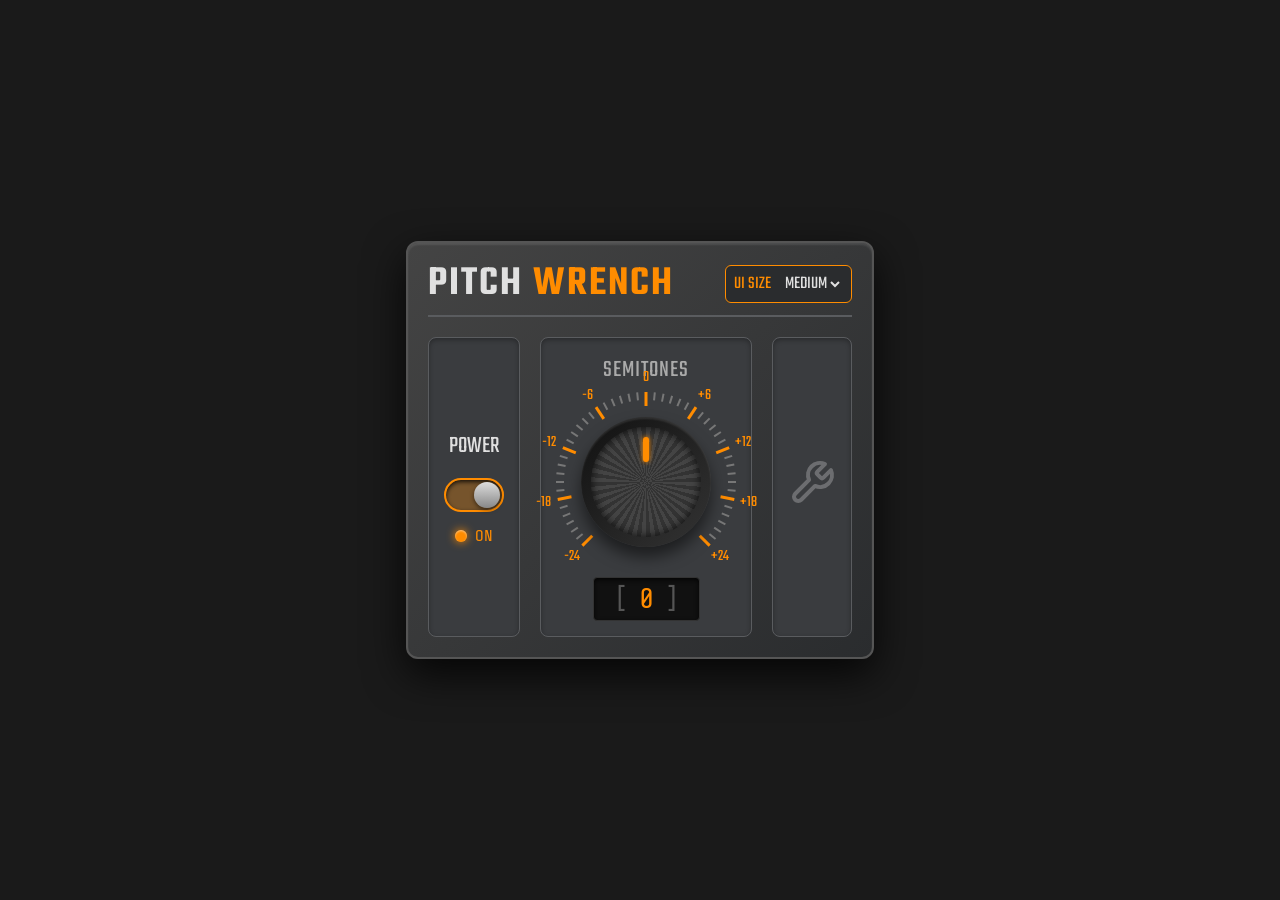
<file: index.html>
<!DOCTYPE html>
<html lang="en">
<head>
    <meta charset="UTF-8">
    <meta name="viewport" content="width=device-width, initial-scale=1.0">
    <title>Pitch Wrench</title>
    <link rel="stylesheet" href="styles.css">
</head>
<body>
    <div class="plugin-container size-medium" id="plugin-container">
        
        <!-- Header -->
        <div class="header">
            <div class="logo">PITCH <span class="accent">WRENCH</span></div>
            <div class="dropdown-container">
                <label for="size-selector">UI SIZE</label>
                <select id="size-selector">
                    <option value="size-small">SMALL</option>
                    <option value="size-medium" selected>MEDIUM</option>
                    <option value="size-large">LARGE</option>
                </select>
            </div>
        </div>

        <!-- Main Body -->
        <div class="main-body">
            
            <!-- Left Panel: Power -->
            <div class="panel power-panel">
                <div class="power-label">POWER</div>
                <div class="toggle-container">
                    <label class="switch">
                        <input type="checkbox" id="power-toggle" checked>
                        <span class="slider"></span>
                    </label>
                </div>
                <div class="status-indicator">
                    <div class="led" id="power-led"></div>
                    <span id="power-status-text">ON</span>
                </div>
            </div>

            <!-- Center Panel: Knob -->
            <div class="panel knob-panel">
                <div class="panel-label">SEMITONES</div>
                
                <div class="knob-container">
                    <div class="tick-marks" id="tick-marks">
                        <!-- Tick marks generated by JS -->
                    </div>
                    <div class="knob-base">
                        <div class="knob-dial" id="knob-dial">
                            <div class="knob-pointer"></div>
                        </div>
                    </div>
                </div>
                
                <div class="value-display">
                    <span class="brackets">[</span>
                    <span id="semitone-value">0</span>
                    <span class="brackets">]</span>
                </div>
            </div>

            <!-- Right Panel: Decorative/Extra to balance design -->
            <div class="panel extra-panel">
                <!-- Keep empty for flat minimal design or add logo -->
                <div class="wrench-icon">
                    <svg viewBox="0 0 24 24" width="48" height="48" stroke="currentColor" stroke-width="2" fill="none" stroke-linecap="round" stroke-linejoin="round">
                        <path d="M14.7 6.3a1 1 0 0 0 0 1.4l1.6 1.6a1 1 0 0 0 1.4 0l3.77-3.77a6 6 0 0 1-7.94 7.94l-6.91 6.91a2.12 2.12 0 0 1-3-3l6.91-6.91a6 6 0 0 1 7.94-7.94l-3.76 3.76z"></path>
                    </svg>
                </div>
            </div>

        </div>
    </div>
    <script src="script.js"></script>
</body>
</html>
</file>
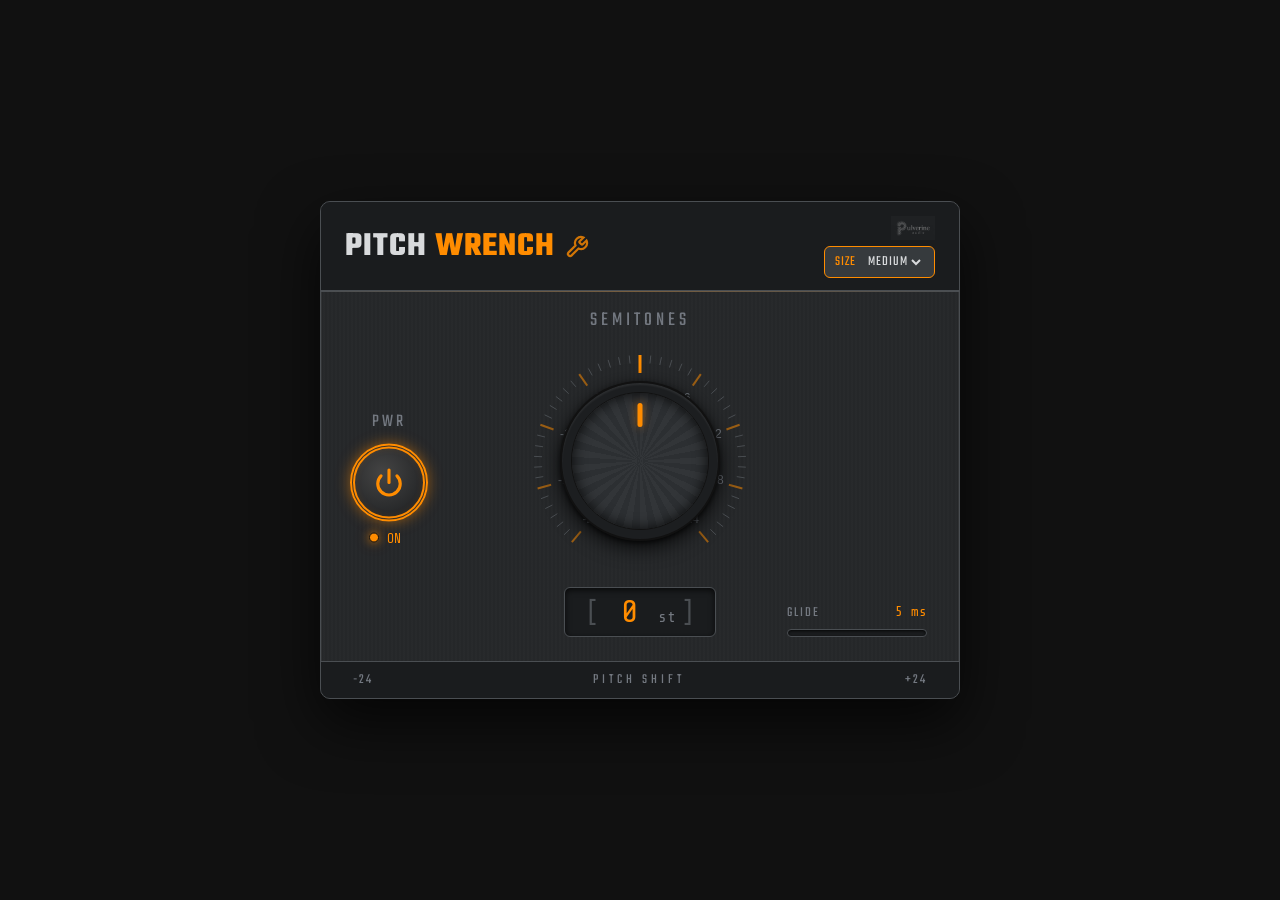
<file: WebUI/index.html>
<!DOCTYPE html>
<html lang="en">
<head>
<meta charset="UTF-8">
<meta name="viewport" content="width=device-width, initial-scale=1.0">
<title>Pitch Wrench</title>
<link rel="stylesheet" href="style.css">
</head>
<body>
<div class="plugin-shell" id="plugin-shell">

  <!-- ── Header ──────────────────────────────────────────────────── -->
  <header class="header">
    <div class="logo">
      <span class="logo-pitch">PITCH</span>
      <span class="logo-wrench">WRENCH</span>
      <svg class="logo-icon" viewBox="0 0 24 24" fill="none"
           stroke="currentColor" stroke-width="2.2" stroke-linecap="round">
        <path d="M14.7 6.3a1 1 0 0 0 0 1.4l1.6 1.6a1 1 0 0 0 1.4 0l3.77-3.77
                 a6 6 0 0 1-7.94 7.94l-6.91 6.91a2.12 2.12 0 0 1-3-3l6.91-6.91
                 a6 6 0 0 1 7.94-7.94l-3.76 3.76z"/>
      </svg>
    </div>
    <div class="header-right">
      <img src="logo.png" alt="Pulverine Audio" class="company-logo">
      <div class="size-control">
        <label for="size-select" class="size-label">SIZE</label>
        <select id="size-select" class="size-select">
          <option value="0">SMALL</option>
          <option value="1" selected>MEDIUM</option>
          <option value="2">LARGE</option>
        </select>
      </div>
    </div>
  </header>

  <!-- ── Main panel ─────────────────────────────────────────────── -->
  <main class="main-panel">

    <!-- Power section (absolute to keep symmetry) -->
    <section class="power-section">
      <div class="power-label">PWR</div>
      <button class="power-btn active" id="power-btn" aria-label="Power">
        <span class="power-ring"></span>
        <svg class="power-icon" viewBox="0 0 24 24" fill="none"
             stroke="currentColor" stroke-width="2.5" stroke-linecap="round">
          <path d="M18.36 6.64a9 9 0 1 1-12.73 0"/>
          <line x1="12" y1="2" x2="12" y2="12"/>
        </svg>
      </button>
      <div class="led-container">
        <div class="led active" id="power-led"></div>
        <span class="led-label" id="power-text">ON</span>
      </div>
    </section>

    <!-- Main control section -->
    <section class="center-section">
      <div class="knob-label">SEMITONES</div>

      <div class="knob-rig" id="knob-rig">
        <!-- Tick ring (generated by JS) -->
        <canvas class="tick-canvas" id="tick-canvas"></canvas>

        <!-- Outer ring (grip texture) -->
        <div class="knob-outer">
          <div class="knob-inner" id="knob-dial">
            <div class="knob-marker"></div>
          </div>
        </div>
      </div>

      <div class="value-display">
        <span class="val-bracket">[</span>
        <span class="val-number" id="val-number">0</span>
        <span class="val-unit">st</span>
        <span class="val-bracket">]</span>
      </div>
    </section>

    <!-- Glide slider section below the main knob -->
    <section class="glide-section">
      <div class="glide-header">
        <span class="glide-label">GLIDE</span>
        <span class="glide-val" id="glide-val">5 ms</span>
      </div>
      <div class="glide-track-wrapper">
        <input type="range" id="glide-slider" class="glide-slider" min="0" max="1000" value="0">
        <div class="glide-track-fill" id="glide-fill"></div>
      </div>
    </section>

  </main>

  <!-- ── Footer strip ───────────────────────────────────────────── -->
  <footer class="footer">
    <div class="footer-range">-24</div>
    <div class="footer-center">PITCH SHIFT</div>
    <div class="footer-range">+24</div>
  </footer>

</div>

<script src="app.js"></script>
</body>
</html>
</file>
<file: styles.css>
@import url('https://fonts.googleapis.com/css2?family=Teko:wght@400;600&family=Share+Tech+Mono&display=swap');

:root {
    --bg-dark: #2a2c2e;
    --bg-panel: #3a3c3f;
    --accent-orange: #ff8c00;
    --accent-orange-dim: rgba(255, 140, 0, 0.3);
    --text-main: #e0e0e0;
    --text-dark: #1a1a1a;
    --knob-dark: #1e2022;
    --border-light: #5a5c5f;
    --shadow-dark: rgba(0,0,0,0.5);
}

* {
    box-sizing: border-box;
    user-select: none;
}

body {
    background-color: #1a1a1a;
    display: flex;
    justify-content: center;
    align-items: center;
    height: 100vh;
    margin: 0;
    font-family: 'Teko', sans-serif;
    color: var(--text-main);
}

.plugin-container {
    background: linear-gradient(135deg, #444 0%, #2a2c2e 100%);
    border: 2px solid #555;
    border-radius: 12px;
    padding: 20px;
    box-shadow: 0 15px 40px rgba(0,0,0,0.8), inset 0 2px 2px rgba(255,255,255,0.1);
    display: flex;
    flex-direction: column;
    gap: 20px;
    transition: transform 0.3s ease;
    transform-origin: center;
}

/* Size Classes */
.size-small { transform: scale(0.75); }
.size-medium { transform: scale(1); }
.size-large { transform: scale(1.25); }

/* Header */
.header {
    display: flex;
    justify-content: space-between;
    align-items: center;
    border-bottom: 2px solid var(--border-light);
    padding-bottom: 10px;
}

.logo {
    font-size: 42px;
    font-weight: 600;
    letter-spacing: 2px;
    line-height: 1;
}

.logo .accent {
    color: var(--accent-orange);
}

.dropdown-container {
    display: flex;
    align-items: center;
    gap: 10px;
    background: var(--bg-dark);
    padding: 4px 8px;
    border-radius: 6px;
    border: 1px solid var(--accent-orange);
}

.dropdown-container label {
    font-size: 18px;
    color: var(--accent-orange);
}

select {
    background: transparent;
    color: var(--text-main);
    border: none;
    font-family: 'Teko', sans-serif;
    font-size: 18px;
    outline: none;
    cursor: pointer;
}

select option {
    background: var(--bg-dark);
    color: var(--text-main);
}

/* Main Body */
.main-body {
    display: flex;
    gap: 20px;
    height: 300px;
}

.panel {
    background: var(--bg-panel);
    border: 1px solid var(--border-light);
    border-radius: 8px;
    padding: 15px;
    display: flex;
    flex-direction: column;
    align-items: center;
    box-shadow: inset 0 2px 5px rgba(0,0,0,0.3);
}

.power-panel, .extra-panel {
    flex: 1;
    justify-content: center;
}

.knob-panel {
    flex: 2;
    justify-content: space-between;
    position: relative;
}

.panel-label {
    font-size: 24px;
    letter-spacing: 1px;
    color: #aaa;
}

/* Power Toggle */
.power-label {
    font-size: 24px;
    margin-bottom: 15px;
}

.switch {
    position: relative;
    display: inline-block;
    width: 60px;
    height: 34px;
}

.switch input { 
    opacity: 0;
    width: 0;
    height: 0;
}

.slider {
    position: absolute;
    cursor: pointer;
    top: 0;
    left: 0;
    right: 0;
    bottom: 0;
    background-color: var(--knob-dark);
    transition: .4s;
    border-radius: 34px;
    border: 2px solid #222;
    box-shadow: inset 0 2px 4px rgba(0,0,0,0.8);
}

.slider:before {
    position: absolute;
    content: "";
    height: 26px;
    width: 26px;
    left: 2px;
    bottom: 2px;
    background: linear-gradient(to bottom, #777, #444);
    transition: .4s;
    border-radius: 50%;
    box-shadow: 0 2px 4px rgba(0,0,0,0.5);
}

input:checked + .slider {
    background-color: var(--accent-orange-dim);
    border-color: var(--accent-orange);
}

input:checked + .slider:before {
    transform: translateX(26px);
    background: linear-gradient(to bottom, #ddd, #888);
}

.status-indicator {
    margin-top: 15px;
    display: flex;
    align-items: center;
    gap: 8px;
    font-family: 'Share Tech Mono', monospace;
    font-size: 16px;
}

.led {
    width: 12px;
    height: 12px;
    border-radius: 50%;
    background-color: #333;
    box-shadow: inset 0 1px 3px rgba(0,0,0,0.8);
    transition: all 0.3s ease;
}

.led.active {
    background-color: var(--accent-orange);
    box-shadow: 0 0 10px var(--accent-orange), inset 0 1px 2px rgba(255,255,255,0.5);
}

#power-status-text {
    color: var(--accent-orange);
}

/* Knob */
.knob-container {
    position: relative;
    width: 180px;
    height: 180px;
    display: flex;
    justify-content: center;
    align-items: center;
}

.tick-marks {
    position: absolute;
    width: 100%;
    height: 100%;
}

.tick {
    position: absolute;
    width: 2px;
    height: 8px;
    background-color: #777;
    left: 50%;
    transform-origin: 50% 90px; /* 180/2 */
}

.tick.major {
    height: 14px;
    width: 3px;
    background-color: var(--accent-orange);
}

.tick-label {
    position: absolute;
    color: var(--accent-orange);
    font-family: 'Teko', sans-serif;
    font-size: 16px;
    transform: translate(-50%, -50%);
}

.knob-base {
    width: 130px;
    height: 130px;
    border-radius: 50%;
    background: linear-gradient(135deg, #111, #333);
    position: relative;
    box-shadow: 0 10px 15px var(--shadow-dark), inset 0 2px 2px rgba(255,255,255,0.1);
    display: flex;
    justify-content: center;
    align-items: center;
}

.knob-dial {
    width: 110px;
    height: 110px;
    border-radius: 50%;
    background: repeating-conic-gradient(
        from 0deg,
        #444 0deg 5deg,
        #333 5deg 10deg
    );
    box-shadow: inset 0 0 10px rgba(0,0,0,0.8);
    position: relative;
    cursor: grab;
}

.knob-dial:active {
    cursor: grabbing;
}

.knob-pointer {
    position: absolute;
    top: 10px;
    left: 50%;
    transform: translateX(-50%);
    width: 6px;
    height: 25px;
    background-color: var(--accent-orange);
    border-radius: 3px;
    box-shadow: 0 0 5px var(--accent-orange);
}

/* Value Display */
.value-display {
    font-family: 'Share Tech Mono', monospace;
    font-size: 28px;
    background: #111;
    padding: 5px 20px;
    border-radius: 4px;
    color: var(--accent-orange);
    border: 1px solid #333;
    box-shadow: inset 0 2px 5px rgba(0,0,0,0.8);
    display: flex;
    align-items: center;
    gap: 10px;
}

.brackets {
    color: #555;
}

.wrench-icon {
    opacity: 0.3;
}
</file>
<file: WebUI/style.css>
/* ─────────────────────────────────────────────────────────────────────────────
   Pitch Wrench — style.css
   Design: Industrial Flat — Gunmetal + Caution Orange
   Pattern: Pulverine Audio (come PaperCUT)
   ───────────────────────────────────────────────────────────────────────────── */

@import url('https://fonts.googleapis.com/css2?family=Teko:wght@400;500;600;700&family=Share+Tech+Mono&display=swap');

/* ── Design Tokens ──────────────────────────────────────────────────────────── */
:root {
  --bg:              #252729;
  --bg-panel:        #2e3033;
  --bg-raised:       #363a3d;
  --bg-deep:         #1a1c1e;
  --border:          #4a4e52;
  --border-accent:   #ff8c00;

  --orange:          #ff8c00;
  --orange-dim:      rgba(255, 140, 0, 0.25);
  --orange-glow:     rgba(255, 140, 0, 0.5);

  --text:            #d8dadc;
  --text-dim:        #737880;
  --text-accent:     #ff8c00;

  --knob-bg:         #1c1e20;
  --knob-grip-a:     #323538;
  --knob-grip-b:     #2c2f32;
  --knob-center:     #282b2e;
  --knob-marker:     #ff8c00;

  --led-off:         #2a1800;
  --led-on:          #ff8c00;
  --led-glow:        rgba(255, 140, 0, 0.6);

  --radius:          10px;
  --radius-sm:       6px;
  --font-main:       'Teko', sans-serif;
  --font-mono:       'Share Tech Mono', monospace;
}

/* ── Reset ───────────────────────────────────────────────────────────────────── */
*, *::before, *::after { box-sizing: border-box; margin: 0; padding: 0; }
html, body {
  width: 100%; height: 100%;
  overflow: hidden;
  background: #111;
  display: flex; align-items: center; justify-content: center;
}

/* ── Plugin Shell ────────────────────────────────────────────────────────────── */
.plugin-shell {
  width: 640px;
  background: var(--bg);
  border: 1.5px solid var(--border);
  border-radius: var(--radius);
  overflow: hidden;
  display: flex;
  flex-direction: column;
  font-family: var(--font-main);
  color: var(--text);
  /* Texture metallo spazzolato via SVG pattern */
  background-image:
    repeating-linear-gradient(
      90deg,
      transparent,
      transparent 2px,
      rgba(255,255,255,0.012) 2px,
      rgba(255,255,255,0.012) 4px
    );
  box-shadow:
    0 0 0 1px rgba(255,255,255,0.06) inset,
    0 24px 60px rgba(0,0,0,0.7);
  user-select: none;
}

/* ── Header ──────────────────────────────────────────────────────────────────── */
.header {
  display: flex;
  align-items: center;
  justify-content: space-between;
  padding: 14px 24px 12px;
  background: var(--bg-deep);
  border-bottom: 2px solid var(--border);
  position: relative;
}
.header::after {
  content: '';
  position: absolute;
  bottom: -2px; left: 0; right: 0;
  height: 1px;
  background: linear-gradient(90deg, transparent, var(--orange-dim), transparent);
}

.logo {
  display: flex;
  align-items: center;
  gap: 8px;
  letter-spacing: 1px;
  line-height: 1;
}
.logo-pitch  { font-size: 34px; font-weight: 700; color: var(--text); }
.logo-wrench { font-size: 34px; font-weight: 700; color: var(--orange); }
.logo-icon   { width: 24px; height: 24px; color: var(--orange); opacity: 0.8; margin-left: 2px; }

.header-right {
  display: flex;
  flex-direction: column;
  align-items: flex-end;
  gap: 6px;
}
.company-logo {
  height: 24px;
  object-fit: contain;
  /* Il logo ha testo scuro su fondo chiaro, invertiamolo per il tema scuro */
  filter: invert(1) opacity(0.7);
  transition: opacity 0.2s;
}
.company-logo:hover {
  opacity: 1;
}
.size-control {
  display: flex;
  align-items: center;
  gap: 8px;
  background: var(--bg-raised);
  border: 1px solid var(--border-accent);
  border-radius: var(--radius-sm);
  padding: 4px 10px;
}
.size-label { font-size: 14px; color: var(--orange); letter-spacing: 1px; }
.size-select {
  background: transparent;
  border: none;
  color: var(--text);
  font-family: var(--font-main);
  font-size: 14px;
  letter-spacing: 1px;
  outline: none;
  cursor: pointer;
}
.size-select option { background: var(--bg-deep); }

/* ── Main Panel ──────────────────────────────────────────────────────────────── */
.main-panel {
  display: flex;
  flex-direction: column;
  align-items: center;
  justify-content: center;
  padding: 24px;
  position: relative;
  flex: 1;
}

/* ── Power Section ───────────────────────────────────────────────────────────── */
.power-section {
  position: absolute;
  left: 32px;
  top: 50%;
  transform: translateY(-50%);
  display: flex;
  flex-direction: column;
  align-items: center;
  gap: 12px;
}
.power-label {
  font-size: 18px;
  letter-spacing: 3px;
  color: var(--text-dim);
}

.power-btn {
  position: relative;
  width: 72px; height: 72px;
  border-radius: 50%;
  border: 2px solid var(--border);
  background: radial-gradient(circle at 40% 35%, #444, #1a1c1e);
  cursor: pointer;
  display: flex; align-items: center; justify-content: center;
  transition: border-color 0.2s, box-shadow 0.2s;
  outline: none;
}
.power-ring {
  position: absolute;
  inset: -5px;
  border-radius: 50%;
  border: 2px solid transparent;
  transition: border-color 0.3s, box-shadow 0.3s;
}
.power-btn.active .power-ring {
  border-color: var(--orange);
  box-shadow: 0 0 14px var(--orange-glow), inset 0 0 8px var(--orange-dim);
}
.power-btn.active {
  border-color: var(--orange);
}
.power-icon {
  width: 30px; height: 30px;
  color: var(--text-dim);
  transition: color 0.2s;
  position: relative; z-index: 1;
}
.power-btn.active .power-icon { color: var(--orange); }
.power-btn:hover .power-icon  { color: var(--text); }

.led-container {
  display: flex;
  align-items: center;
  gap: 8px;
}
.led {
  width: 10px; height: 10px;
  border-radius: 50%;
  background: var(--led-off);
  border: 1px solid #111;
  transition: background 0.2s, box-shadow 0.2s;
}
.led.active {
  background: var(--led-on);
  box-shadow: 0 0 8px var(--led-glow), 0 0 16px var(--orange-dim);
}
.led-label {
  font-family: var(--font-mono);
  font-size: 13px;
  color: var(--text-dim);
  transition: color 0.2s;
  min-width: 22px;
}
.led.active ~ .led-label { color: var(--orange); }

/* ── Main Control Section ─────────────────────────────────────────────────────── */
.center-section {
  display: flex;
  flex-direction: column;
  align-items: center;
  gap: 16px;
  margin-top: -10px;
}
.knob-label {
  font-size: 20px;
  letter-spacing: 4px;
  color: var(--text-dim);
}

.knob-rig {
  position: relative;
  width: 220px; height: 220px;
  display: flex; align-items: center; justify-content: center;
  cursor: grab;
}
.knob-rig:active { cursor: grabbing; }

.tick-canvas {
  position: absolute;
  inset: 0;
  width: 100%; height: 100%;
  pointer-events: none;
}

.knob-outer {
  width: 160px; height: 160px;
  border-radius: 50%;
  background: var(--knob-bg);
  border: 2px solid #111;
  box-shadow:
    0 6px 20px rgba(0,0,0,0.8),
    0 2px 4px rgba(0,0,0,0.6),
    inset 0 2px 2px rgba(255,255,255,0.07);
  display: flex; align-items: center; justify-content: center;
  position: relative;
  z-index: 2;
}

/* Zigrinatura: pattern a settori alternati */
.knob-inner {
  width: 138px; height: 138px;
  border-radius: 50%;
  background:
    repeating-conic-gradient(
      var(--knob-grip-a) 0deg 7.2deg,
      var(--knob-grip-b) 7.2deg 14.4deg
    );
  border: 1.5px solid #111;
  box-shadow: inset 0 0 14px rgba(0,0,0,0.8);
  display: flex; align-items: center; justify-content: center;
  position: relative;
  transition: transform 0.0s linear; /* aggiornato via JS */
}

.knob-center {
  position: absolute;
  width: 70px; height: 70px;
  border-radius: 50%;
  background: radial-gradient(circle at 40% 35%, #3a3d40, #1c1e20);
  box-shadow: 0 2px 6px rgba(0,0,0,0.6), inset 0 1px 2px rgba(255,255,255,0.06);
  pointer-events: none;
}

.knob-marker {
  position: absolute;
  top: 10px; left: 50%;
  transform: translateX(-50%);
  width: 5px; height: 24px;
  background: var(--orange);
  border-radius: 3px;
  box-shadow: 0 0 8px var(--orange-glow);
}

/* ── Value Display ─────────────────────────────────────────────────────────────── */
.value-display {
  font-family: var(--font-mono);
  font-size: 28px;
  background: var(--bg-deep);
  border: 1px solid var(--border);
  border-radius: var(--radius-sm);
  padding: 6px 20px;
  display: flex;
  align-items: baseline;
  gap: 4px;
  box-shadow: inset 0 2px 6px rgba(0,0,0,0.7);
  min-width: 140px;
  justify-content: center;
}
.val-bracket { color: var(--border); }
.val-number  { color: var(--orange); font-size: 32px; min-width: 50px; text-align: center; }
.val-unit    { color: var(--text-dim); font-size: 16px; }

/* ── Glide Slider ────────────────────────────────────────────────────────────── */
.glide-section {
  position: absolute;
  bottom: 24px;
  right: 32px;
  width: 140px;
  display: flex;
  flex-direction: column;
  gap: 6px;
}
.glide-header {
  display: flex;
  justify-content: space-between;
  align-items: baseline;
}
.glide-label {
  font-size: 14px;
  letter-spacing: 2px;
  color: var(--text-dim);
}
.glide-val {
  font-family: var(--font-mono);
  font-size: 14px;
  color: var(--orange);
}

.glide-track-wrapper {
  position: relative;
  width: 100%;
  height: 8px;
  background: var(--bg-deep);
  border: 1px solid var(--border);
  border-radius: 4px;
  box-shadow: inset 0 1px 3px rgba(0,0,0,0.8);
}

.glide-track-fill {
  position: absolute;
  top: 0; left: 0; bottom: 0;
  background: var(--orange);
  border-radius: 3px;
  width: 0%;
  box-shadow: 0 0 6px var(--orange-glow);
  pointer-events: none;
}

.glide-slider {
  position: absolute;
  inset: -6px -6px; /* Aumenta l'area di tap */
  width: calc(100% + 12px);
  opacity: 0;
  cursor: pointer;
}

/* ── Footer ───────────────────────────────────────────────────────────────────── */
.footer {
  display: flex;
  justify-content: space-between;
  align-items: center;
  padding: 8px 32px;
  background: var(--bg-deep);
  border-top: 1px solid var(--border);
  font-size: 14px;
  letter-spacing: 2px;
}
.footer-range  { color: var(--text-dim); }
.footer-center { color: var(--text-dim); letter-spacing: 4px; }
</file>
